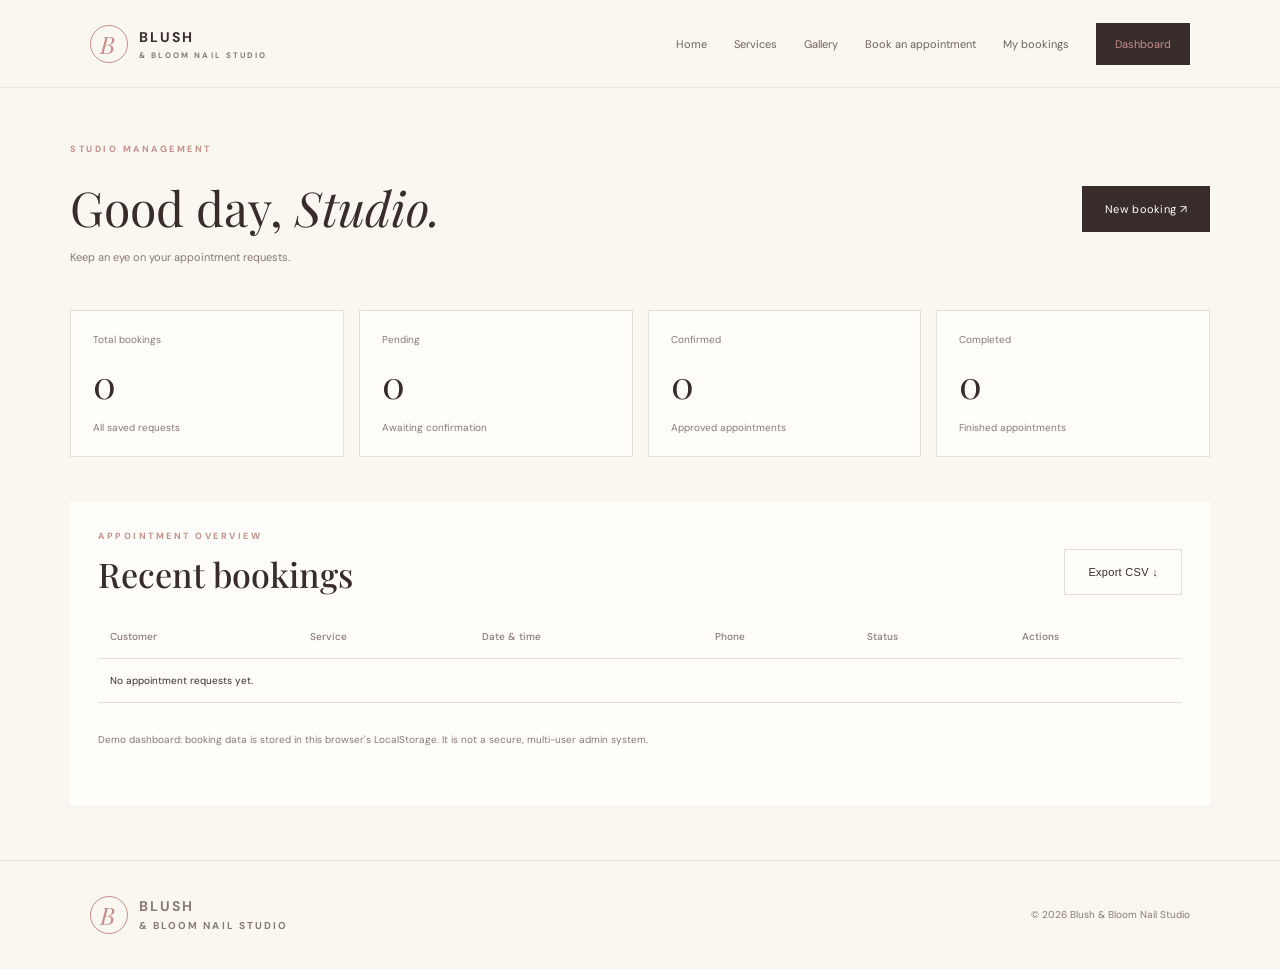
<file: nail_technician_booking_system/nail_technician_booking_system/dashboard.html>
<!DOCTYPE html><html lang="en"><head><meta charset="UTF-8"><meta name="viewport" content="width=device-width, initial-scale=1.0"><title>Management Dashboard | Blush & Bloom</title><link rel="stylesheet" href="assets/style.css"><script src="assets/script.js" defer></script></head><body>
<header class="site-header"><a class="brand" href="index.html"><span class="brand-mark">B</span><span>BLUSH <small>& BLOOM NAIL STUDIO</small></span></a><button class="menu-toggle">☰</button><nav class="nav"><a href="index.html">Home</a><a href="services.html">Services</a><a href="gallery.html">Gallery</a><a href="booking.html">Book an appointment</a><a href="my-bookings.html">My bookings</a><a class="nav-cta active" href="dashboard.html">Dashboard</a></nav></header>
<main class="page-main dashboard-main"><section class="dashboard-heading"><div><p class="eyebrow">STUDIO MANAGEMENT</p><h1>Good day, <em>Studio.</em></h1><p>Keep an eye on your appointment requests.</p></div><a class="btn btn-dark" href="booking.html">New booking ↗</a></section><section class="stats-grid"><article class="stat-card"><span>Total bookings</span><strong id="totalBookings">0</strong><small>All saved requests</small></article><article class="stat-card"><span>Pending</span><strong id="pendingBookings">0</strong><small>Awaiting confirmation</small></article><article class="stat-card"><span>Confirmed</span><strong id="confirmedBookings">0</strong><small>Approved appointments</small></article><article class="stat-card"><span>Completed</span><strong id="completedBookings">0</strong><small>Finished appointments</small></article></section><section class="dashboard-table-wrap"><div class="section-heading"><div><p class="eyebrow">APPOINTMENT OVERVIEW</p><h2>Recent bookings</h2></div><button class="btn btn-outline" id="exportBookings">Export CSV ↓</button></div><div class="table-scroll"><table><thead><tr><th>Customer</th><th>Service</th><th>Date & time</th><th>Phone</th><th>Status</th><th>Actions</th></tr></thead><tbody id="dashboardRows"></tbody></table></div><p class="notice">Demo dashboard: booking data is stored in this browser's LocalStorage. It is not a secure, multi-user admin system.</p></section></main><footer class="footer"><a class="brand" href="index.html"><span class="brand-mark">B</span><span>BLUSH <small>& BLOOM NAIL STUDIO</small></span></a><small>© 2026 Blush & Bloom Nail Studio</small></footer></body></html>
</file>
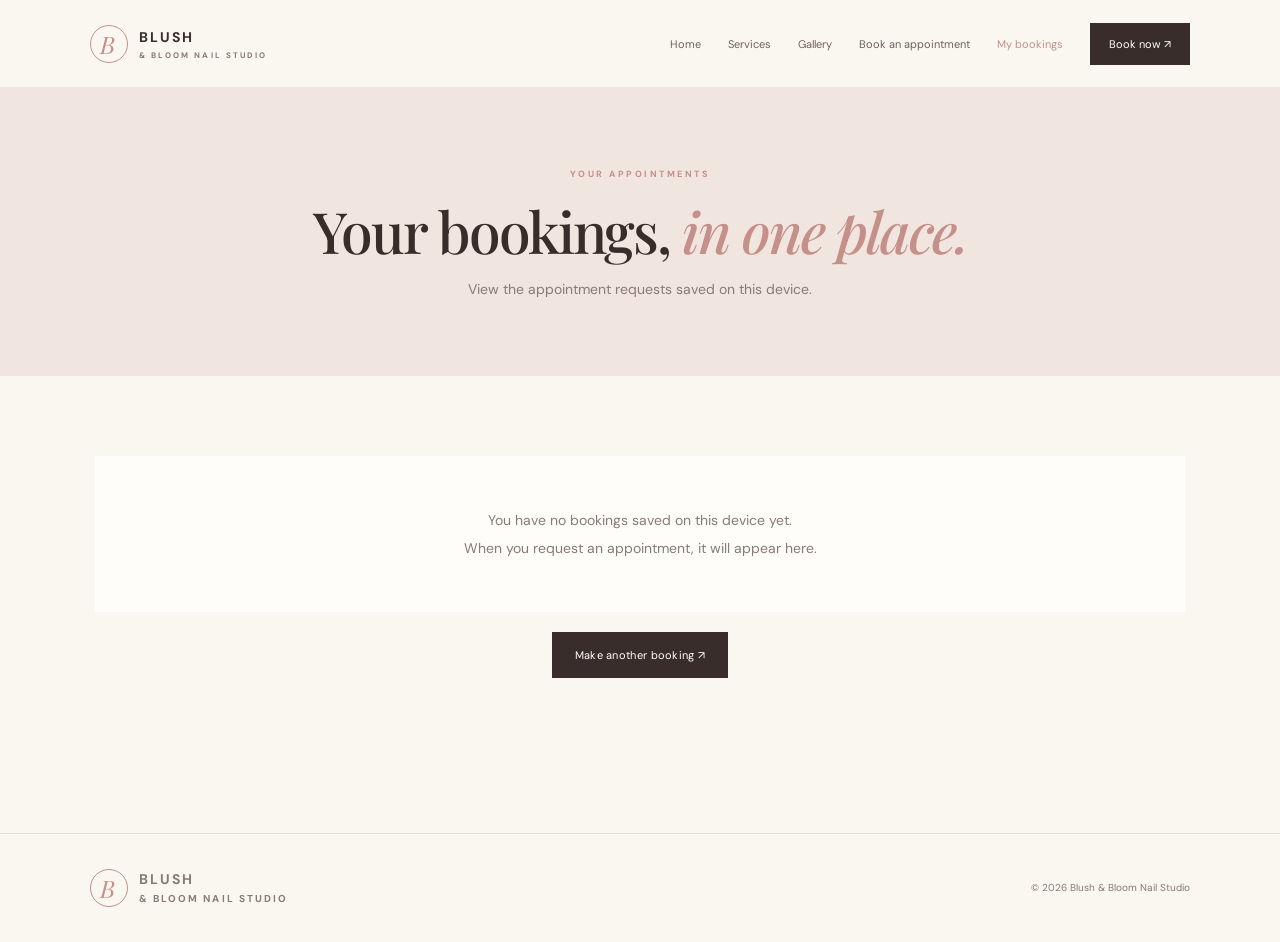
<file: nail_technician_booking_system/nail_technician_booking_system/my-bookings.html>
<!DOCTYPE html><html lang="en"><head><meta charset="UTF-8"><meta name="viewport" content="width=device-width, initial-scale=1.0"><title>My Bookings | Blush & Bloom</title><link rel="stylesheet" href="assets/style.css"><script src="assets/script.js" defer></script></head><body>
<header class="site-header"><a class="brand" href="index.html"><span class="brand-mark">B</span><span>BLUSH <small>& BLOOM NAIL STUDIO</small></span></a><button class="menu-toggle">☰</button><nav class="nav"><a href="index.html">Home</a><a href="services.html">Services</a><a href="gallery.html">Gallery</a><a href="booking.html">Book an appointment</a><a class="active" href="my-bookings.html">My bookings</a><a class="nav-cta" href="booking.html">Book now ↗</a></nav></header>
<main class="page-main"><section class="page-hero"><p class="eyebrow">YOUR APPOINTMENTS</p><h1>Your bookings, <em>in one place.</em></h1><p>View the appointment requests saved on this device.</p></section><section class="section-wrap"><div id="customerBookings" class="booking-cards"></div><div class="center-action"><a class="btn btn-dark" href="booking.html">Make another booking ↗</a></div></section></main><footer class="footer"><a class="brand" href="index.html"><span class="brand-mark">B</span><span>BLUSH <small>& BLOOM NAIL STUDIO</small></span></a><small>© 2026 Blush & Bloom Nail Studio</small></footer></body></html>
</file>
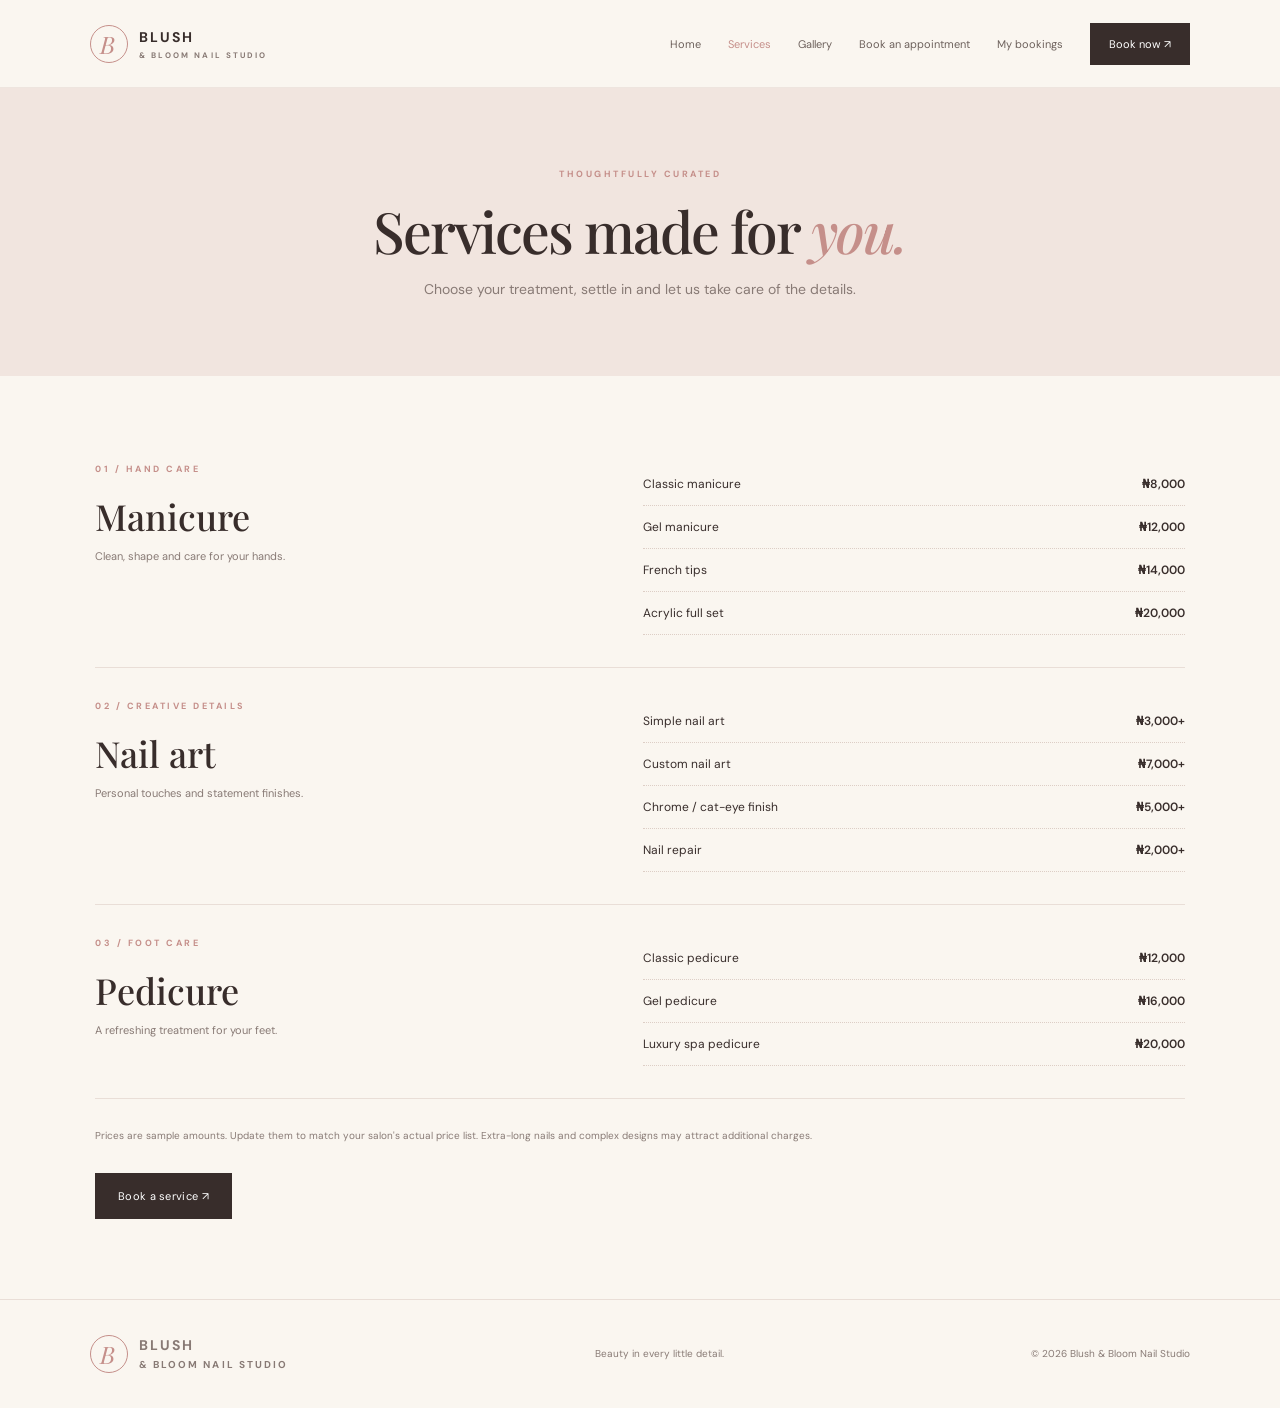
<file: nail_technician_booking_system/nail_technician_booking_system/services.html>
<!DOCTYPE html><html lang="en"><head><meta charset="UTF-8"><meta name="viewport" content="width=device-width, initial-scale=1.0"><title>Services | Blush & Bloom</title><link rel="stylesheet" href="assets/style.css"><script src="assets/script.js" defer></script></head><body>
<header class="site-header"><a class="brand" href="index.html"><span class="brand-mark">B</span><span>BLUSH <small>& BLOOM NAIL STUDIO</small></span></a><button class="menu-toggle">☰</button><nav class="nav"><a href="index.html">Home</a><a class="active" href="services.html">Services</a><a href="gallery.html">Gallery</a><a href="booking.html">Book an appointment</a><a href="my-bookings.html">My bookings</a><a class="nav-cta" href="booking.html">Book now ↗</a></nav></header>
<main class="page-main"><section class="page-hero"><p class="eyebrow">THOUGHTFULLY CURATED</p><h1>Services made for <em>you.</em></h1><p>Choose your treatment, settle in and let us take care of the details.</p></section>
<section class="price-list section-wrap">
<div class="price-group"><div><p class="eyebrow">01 / HAND CARE</p><h2>Manicure</h2><p>Clean, shape and care for your hands.</p></div><div class="price-items"><div><span>Classic manicure</span><b>₦8,000</b></div><div><span>Gel manicure</span><b>₦12,000</b></div><div><span>French tips</span><b>₦14,000</b></div><div><span>Acrylic full set</span><b>₦20,000</b></div></div></div>
<div class="price-group"><div><p class="eyebrow">02 / CREATIVE DETAILS</p><h2>Nail art</h2><p>Personal touches and statement finishes.</p></div><div class="price-items"><div><span>Simple nail art</span><b>₦3,000+</b></div><div><span>Custom nail art</span><b>₦7,000+</b></div><div><span>Chrome / cat-eye finish</span><b>₦5,000+</b></div><div><span>Nail repair</span><b>₦2,000+</b></div></div></div>
<div class="price-group"><div><p class="eyebrow">03 / FOOT CARE</p><h2>Pedicure</h2><p>A refreshing treatment for your feet.</p></div><div class="price-items"><div><span>Classic pedicure</span><b>₦12,000</b></div><div><span>Gel pedicure</span><b>₦16,000</b></div><div><span>Luxury spa pedicure</span><b>₦20,000</b></div></div></div>
<p class="notice">Prices are sample amounts. Update them to match your salon's actual price list. Extra-long nails and complex designs may attract additional charges.</p><a class="btn btn-dark" href="booking.html">Book a service ↗</a>
</section></main><footer class="footer"><a class="brand" href="index.html"><span class="brand-mark">B</span><span>BLUSH <small>& BLOOM NAIL STUDIO</small></span></a><p>Beauty in every little detail.</p><small>© 2026 Blush & Bloom Nail Studio</small></footer></body></html>
</file>
<file: nail_technician_booking_system/nail_technician_booking_system/assets/style.css>
@import url('https://fonts.googleapis.com/css2?family=DM+Sans:wght@400;500;600;700&family=Playfair+Display:ital,wght@0,500;0,600;0,700;1,500;1,600&display=swap');
:root{--cream:#faf6f0;--paper:#fffdfa;--pink:#ead2cd;--rose:#c58f8a;--deep:#382d2b;--muted:#887a75;--line:#e9ded7;--serif:'Playfair Display',Georgia,serif;--sans:'DM Sans',Arial,sans-serif}
*{box-sizing:border-box}html{scroll-behavior:smooth}body{margin:0;background:var(--cream);color:var(--deep);font-family:var(--sans);font-size:14px}a{color:inherit;text-decoration:none}.site-header{height:88px;padding:0 7%;display:flex;align-items:center;justify-content:space-between;background:rgba(250,246,240,.96);border-bottom:1px solid #eee5df;position:sticky;top:0;z-index:20}.brand{display:flex;align-items:center;gap:11px;font-size:14px;font-weight:700;letter-spacing:2px}.brand small{display:block;font-size:8px;letter-spacing:2.1px;color:var(--muted);margin-top:4px}.brand-mark{width:38px;height:38px;border:1px solid var(--rose);border-radius:50%;display:grid;place-items:center;font:italic 24px var(--serif);color:var(--rose)}.nav{display:flex;align-items:center;gap:27px}.nav a{font-size:11px;color:#6e625d}.nav a.active,.nav a:hover{color:var(--rose)}.nav .nav-cta{background:var(--deep);color:white;padding:14px 19px}.menu-toggle{display:none;background:none;border:0;font-size:24px;color:var(--deep)}
.hero{min-height:610px;display:grid;grid-template-columns:1fr 1fr;padding:55px 7% 70px;gap:7%;align-items:center}.hero-copy{padding:20px 0 20px 5%}.eyebrow{font-size:9px;letter-spacing:2.5px;color:var(--rose);font-weight:700;margin:0 0 20px}.hero h1,.page-hero h1{font:500 clamp(48px,6vw,76px)/1.08 var(--serif);letter-spacing:-2px;margin:0 0 23px}.hero h1 em,.page-hero h1 em,h2 em{color:var(--rose);font-weight:500}.hero-text{max-width:390px;line-height:1.9;color:var(--muted);font-size:13px}.hero-actions{display:flex;align-items:center;gap:28px;margin-top:33px}.btn{display:inline-flex;align-items:center;justify-content:center;gap:17px;padding:16px 23px;font-size:11px;letter-spacing:.3px;border:0;cursor:pointer;transition:.2s}.btn-dark{background:var(--deep);color:white}.btn-dark:hover{background:var(--rose)}.btn-light{background:var(--paper);color:var(--deep)}.btn-outline{background:transparent;border:1px solid var(--line);color:var(--deep)}.text-link{font-size:11px;border-bottom:1px solid var(--rose);padding-bottom:6px}.hero-note{display:flex;align-items:center;gap:12px;margin-top:62px;color:var(--muted);font-size:10px}.stars{color:var(--rose);letter-spacing:3px}.hero-visual{height:490px;position:relative;padding:0 7% 0 0}

.hero-image{
    height:100%;
    width:100%;
    background:linear-gradient(#0001,#0001),url('/assets/image/IMG-20261104-WA0016.jpg') center/cover;border-radius:48% 48% 3px 3px}.image-tag{position:absolute;bottom:22px;left:-30px;background:var(--paper);padding:16px 22px;display:grid;gap:5px;box-shadow:0 10px 35px #4a302014}.image-tag span{font-size:8px;color:var(--rose);letter-spacing:2px}.image-tag strong{font:16px var(--serif)}.round-stamp{position:absolute;right:0;top:28px;width:94px;height:94px;border-radius:50%;background:var(--rose);color:white;display:grid;place-content:center;text-align:center;font-size:9px;letter-spacing:1.5px;line-height:1.7;transform:rotate(10deg)}
.section-wrap{max-width:1160px;margin:auto;padding:80px 35px}.intro{display:grid;grid-template-columns:1fr 1fr;align-items:end;gap:12%;border-top:1px solid var(--line)}h2{font:500 40px/1.2 var(--serif);margin:0}.intro>p{color:var(--muted);line-height:2;max-width:440px;margin:0 0 5px}.featured{padding-top:25px}.section-heading{display:flex;align-items:end;justify-content:space-between;margin-bottom:32px}.section-heading .eyebrow{margin-bottom:12px}.section-heading h2{font-size:34px}.service-grid{display:grid;grid-template-columns:repeat(3,1fr);gap:22px}.service-card{background:var(--paper)}.service-card img{width:100%;height:235px;object-fit:cover;display:block}.service-card>div{padding:22px}.service-card span{font-size:9px;color:var(--rose);letter-spacing:2px}.service-card h3{font:23px var(--serif);margin:10px 0}.service-card p{font-size:11px;color:var(--muted)}.service-card b{font-size:11px;display:block;margin-top:17px}.quote-band{padding:85px 20px;text-align:center;background:#eadbd5}.quote-band .eyebrow{color:#9d706d}.quote-band h2{font-size:38px;line-height:1.4;margin:0 auto 28px}.footer{padding:35px 7%;display:flex;align-items:center;justify-content:space-between;gap:20px;border-top:1px solid var(--line);color:var(--muted)}.footer p,.footer small{font-size:10px}.footer>div{display:flex;gap:20px;font-size:10px}
.page-main{min-height:65vh}.page-hero{text-align:center;padding:80px 20px 60px;background:#f1e5df}.page-hero h1{font-size:57px;margin-bottom:15px}.page-hero>p:last-child{color:var(--muted);line-height:1.8}.price-list{padding-top:55px}.price-group{display:grid;grid-template-columns:1fr 1.3fr;gap:12%;padding:32px 0;border-bottom:1px solid var(--line)}.price-group h2{font-size:36px}.price-group>div:first-child>p:last-child{color:var(--muted);font-size:11px}.price-items>div{display:flex;justify-content:space-between;padding:13px 0;border-bottom:1px dotted #ddcec6;font-size:12px}.price-items b{font-weight:600}.notice{font-size:10px;line-height:1.8;color:var(--muted);margin:28px 0}.gallery-grid{display:grid;grid-template-columns:repeat(3,1fr);gap:18px;padding-top:55px}.gallery-grid img{width:100%;height:320px;object-fit:cover}.gallery-grid img:nth-child(2),.gallery-grid img:nth-child(5){margin-top:35px}.center-action{text-align:center;padding:20px 0 75px}
.booking-layout{display:grid;grid-template-columns:.8fr 1.2fr;gap:7%;align-items:start}.booking-aside h2{font-size:37px;margin-bottom:24px}.booking-aside>img{width:100%;height:250px;object-fit:cover;margin:5px 0 15px}.booking-aside>p:not(.eyebrow){font-size:11px;line-height:1.9;color:var(--muted)}.contact-line{margin-top:25px;font-size:11px}.contact-line a{display:block;color:var(--rose);margin-top:8px}.contact-line small{display:block;color:var(--muted);font-size:9px;margin-top:7px}.booking-form{background:var(--paper);padding:35px}.booking-form h2{font-size:28px}.form-subtitle{font-size:10px;color:var(--muted);margin-bottom:25px}.form-grid{display:grid;grid-template-columns:1fr 1fr;gap:17px}.form-grid label{font-size:10px;color:#6f625c;display:flex;flex-direction:column;gap:8px}.form-grid input,.form-grid select,.form-grid textarea{width:100%;border:1px solid var(--line);background:#fffdfa;padding:13px;font:11px var(--sans);color:var(--deep);outline:none;border-radius:0}.form-grid input:focus,.form-grid select:focus,.form-grid textarea:focus{border-color:var(--rose)}.form-grid .full{grid-column:1/-1}.full-btn{width:100%;margin-top:22px}.form-message{font-size:11px;color:#58805b;line-height:1.6}.privacy-note{font-size:9px;color:var(--muted)}
.booking-cards{display:grid;grid-template-columns:repeat(2,1fr);gap:16px}.booking-card{background:var(--paper);padding:24px;border:1px solid var(--line)}.booking-card h3{font:22px var(--serif);margin:0 0 12px}.booking-card p{font-size:11px;color:var(--muted);line-height:1.8;margin:5px 0}.status{display:inline-block;padding:6px 10px;background:#f2e6df;color:#986c65;font-size:9px;text-transform:uppercase;letter-spacing:1px}.card-actions{display:flex;gap:8px;margin-top:17px}.small-btn{border:1px solid var(--line);background:transparent;padding:8px 12px;font-size:10px;cursor:pointer;color:var(--deep)}.small-btn:hover{background:var(--deep);color:white}.empty-state{grid-column:1/-1;text-align:center;padding:50px;background:var(--paper);color:var(--muted);line-height:2}
.dashboard-main{max-width:1200px;margin:auto;padding:55px 30px}.dashboard-heading{display:flex;justify-content:space-between;align-items:center;margin-bottom:35px}.dashboard-heading h1{font:48px var(--serif);margin:0 0 10px}.dashboard-heading p:last-child{color:var(--muted);font-size:11px}.stats-grid{display:grid;grid-template-columns:repeat(4,1fr);gap:15px}.stat-card{background:var(--paper);padding:22px;border:1px solid var(--line)}.stat-card span,.stat-card small{display:block;font-size:10px;color:var(--muted)}.stat-card strong{display:block;font:38px var(--serif);margin:12px 0}.dashboard-table-wrap{margin-top:45px;background:var(--paper);padding:28px}.table-scroll{overflow-x:auto}table{width:100%;border-collapse:collapse;text-align:left;min-width:700px}th,td{padding:15px 12px;border-bottom:1px solid var(--line);font-size:10px}th{color:var(--muted);font-weight:500}td{color:var(--deep)}.dashboard-table-wrap .section-heading{margin-bottom:20px}
@media(max-width:900px){.site-header{padding:0 5%}.nav{gap:13px}.nav a{font-size:10px}.hero{padding-left:5%;padding-right:5%;gap:3%}.hero-copy{padding-left:0}.hero-visual{height:420px}.section-wrap{padding-left:5%;padding-right:5%}}
@media(max-width:700px){.site-header{height:72px}.menu-toggle{display:block}.nav{display:none;position:absolute;top:71px;left:0;right:0;background:var(--cream);padding:20px 6%;border-bottom:1px solid var(--line);flex-direction:column;align-items:stretch;gap:18px}.nav.open{display:flex}.nav .nav-cta{text-align:center}.hero{grid-template-columns:1fr;padding:35px 6% 55px;gap:35px}.hero-copy{padding:0}.hero h1{font-size:56px}.hero-note{margin-top:35px}.hero-visual{height:370px;margin-left:8%}.intro{grid-template-columns:1fr;gap:22px}.intro h2{font-size:34px}.section-wrap{padding:55px 6%}.service-grid{grid-template-columns:1fr}.service-card img{height:250px}.section-heading{align-items:start;gap:15px;flex-direction:column}.section-heading h2{font-size:29px}.quote-band h2{font-size:27px}.footer{flex-wrap:wrap;padding:28px 6%}.footer>div{width:100%;order:3}.page-hero{padding:60px 15px 45px}.page-hero h1{font-size:42px}.price-group{grid-template-columns:1fr;gap:15px}.gallery-grid{grid-template-columns:repeat(2,1fr);gap:10px}.gallery-grid img{height:210px}.gallery-grid img:nth-child(2),.gallery-grid img:nth-child(5){margin-top:0}.booking-layout{grid-template-columns:1fr;gap:35px}.booking-aside>img{height:220px}.booking-form{padding:23px 17px}.form-grid{grid-template-columns:1fr}.form-grid .full{grid-column:auto}.booking-cards{grid-template-columns:1fr}.dashboard-main{padding:40px 5%}.dashboard-heading{align-items:flex-start;gap:15px;flex-direction:column}.dashboard-heading h1{font-size:39px}.stats-grid{grid-template-columns:repeat(2,1fr);gap:9px}.stat-card{padding:16px}.stat-card strong{font-size:31px}.dashboard-table-wrap{padding:18px 12px}.dashboard-table-wrap .section-heading{flex-direction:column}.hero-actions{gap:17px;flex-wrap:wrap}}
</file>
